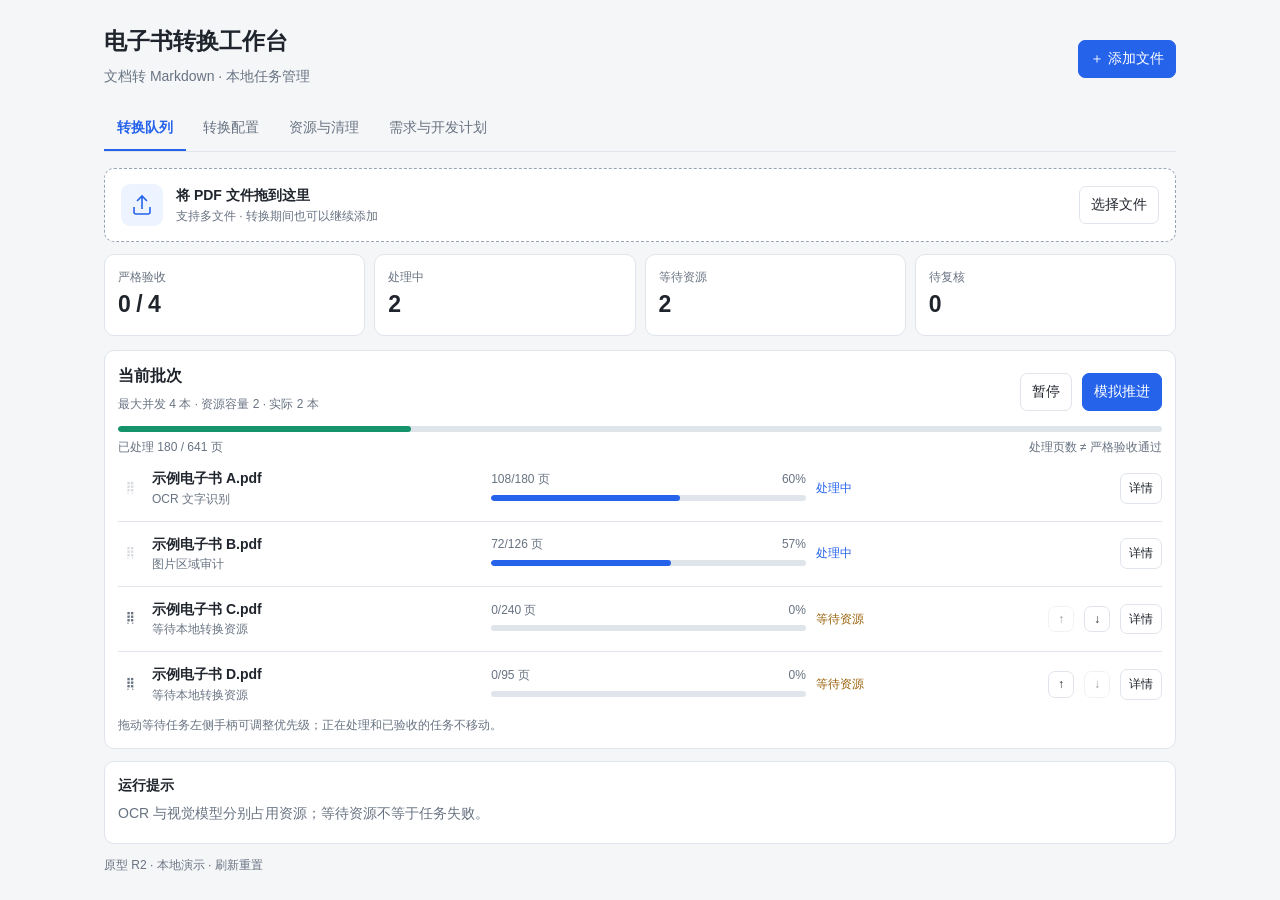
<file: workbench/preview/index.html>
<!doctype html><html lang="zh-CN"><head><meta charset="utf-8"><meta name="viewport" content="width=device-width, initial-scale=1"><title>电子书转换工作台 · 交互预览</title><style>
:root{color-scheme:light dark;--bg:#f5f6f8;--panel:#fff;--fg:#20252d;--muted:#687382;--line:#e0e5eb;--accent:#2563eb;--soft:#eef4ff;--good:#08785b;--warn:#9a620b;--bad:#b53a36} @media(prefers-color-scheme:dark){:root{--bg:#15181e;--panel:#20242c;--fg:#e8edf5;--muted:#a1aab8;--line:#363e49;--accent:#8ab4ff;--soft:#26364f;--good:#66cfa9;--warn:#e8b663;--bad:#ff9991}}
*{box-sizing:border-box}body{margin:0;background:var(--bg);color:var(--fg);font:14px/1.55 -apple-system,BlinkMacSystemFont,"PingFang SC","Microsoft YaHei",sans-serif}main{max-width:1120px;margin:auto;padding:24px}h1{font-size:23px;margin:0}h2{font-size:16px;margin:0}h3{font-size:14px;margin:0}p{margin:6px 0;color:var(--muted)}button,select,input{font:inherit}button,select,input[type=text],input[type=number]{border:1px solid var(--line);background:var(--panel);color:var(--fg);border-radius:7px;padding:7px 11px}button{cursor:pointer}button:hover{border-color:var(--accent)}button:disabled{opacity:.45;cursor:default}.primary{background:#2563eb;color:white;border-color:#2563eb}.header,.row,.actions{display:flex;align-items:center;gap:10px;flex-wrap:wrap}.header{justify-content:space-between;margin-bottom:14px}.caption,.small{font-size:12px;color:var(--muted)}.notice{border:1px solid var(--line);border-radius:8px;padding:10px 12px;background:var(--panel);margin-bottom:12px}.notice strong{color:var(--warn)}nav{display:flex;gap:4px;border-bottom:1px solid var(--line);margin-bottom:16px;overflow:auto}nav button{border:0;background:transparent;border-radius:0;white-space:nowrap;color:var(--muted);padding:10px 13px;border-bottom:2px solid transparent}nav button.active{color:var(--accent);border-bottom-color:var(--accent);font-weight:600}.cards{display:grid;grid-template-columns:repeat(4,minmax(0,1fr));gap:9px;margin:10px 0 14px}.card,.panel{background:var(--panel);border:1px solid var(--line);border-radius:10px;padding:13px}.number{font-size:23px;font-weight:650;letter-spacing:-.5px}.panel{margin-bottom:12px}.spread{justify-content:space-between}.tag{font-size:12px;white-space:nowrap;color:var(--muted)}.green{color:var(--good)}.amber{color:var(--warn)}.red{color:var(--bad)}.blue{color:var(--accent)}.bar{height:6px;background:var(--line);border-radius:5px;overflow:hidden;margin:6px 0}.bar>i{display:block;height:100%;background:#2563eb;border-radius:5px}.bar.green>i{background:#15946c}.task{padding:12px 0;border-bottom:1px solid var(--line)}.task:last-child{border-bottom:0;padding-bottom:0}.task strong{font-size:14px}.task-grid{display:grid;grid-template-columns:minmax(120px,1.15fr) minmax(140px,1.1fr) minmax(90px,.65fr) auto;gap:12px;align-items:center}.task .small{overflow-wrap:anywhere}.task button{font-size:12px;padding:5px 8px}.detail{margin-top:9px;padding:10px;background:var(--bg);border-radius:7px;font-size:12px;color:var(--muted)}.formgrid{display:grid;grid-template-columns:1fr 1fr;gap:14px}.field{display:flex;flex-direction:column;gap:5px}.field input,.field select{width:100%}.field.wide{grid-column:1/-1}.label{font-weight:600}.seg{display:flex;gap:5px}.seg button.selected{background:var(--soft);border-color:var(--accent);color:var(--accent)}.tablewrap{overflow-x:auto}table{border-collapse:collapse;width:100%;font-size:13px}th,td{text-align:left;padding:10px 7px;border-bottom:1px solid var(--line);vertical-align:top}th{color:var(--muted);font-weight:500}tr:last-child td{border-bottom:0}.steps{display:grid;gap:10px;margin-top:8px}.step{display:flex;gap:10px;align-items:start}.step b{color:var(--accent);min-width:26px}.step p{margin:2px 0}.checkline{display:flex;align-items:center;gap:8px}.foot{font-size:12px;color:var(--muted);margin-top:12px}.hidden{display:none!important}@media(max-width:660px){main{padding:12px}.cards{grid-template-columns:1fr 1fr}.task-grid{grid-template-columns:1fr 1fr;gap:8px}.formgrid{grid-template-columns:1fr}.field.wide{grid-column:auto}.header{align-items:flex-start}h1{font-size:20px}}

.dropzone{display:flex;align-items:center;gap:13px;border:1.5px dashed #98a4b6;border-radius:10px;padding:15px 16px;background:var(--panel);margin-bottom:12px;transition:background .15s,border-color .15s}.dropzone.over{border-color:var(--accent);background:var(--soft)}.dropzone .dropicon{display:grid;place-items:center;width:42px;height:42px;flex:none;border-radius:9px;background:var(--soft);color:var(--accent)}.dropcopy{flex:1;min-width:0}.dropcopy strong{font-size:14px}.task-grid{grid-template-columns:24px minmax(140px,1.15fr) minmax(140px,1.1fr) minmax(86px,.65fr) 150px;gap:10px}.task-grid>.actions{justify-content:flex-end}.draghandle{cursor:grab;display:grid;place-items:center;font-size:19px;line-height:1;color:var(--muted);width:24px;height:28px;user-select:none}.draghandle:active{cursor:grabbing}.draghandle[aria-disabled=true]{opacity:.25;cursor:default}.task.dragover{border-top:2px solid var(--accent);background:var(--soft)}.task.dragging{opacity:.55}.task .order{padding:3px 6px;min-width:26px}.draftrow{display:flex;align-items:center;gap:10px;justify-content:space-between;padding:7px 0;border-bottom:1px solid var(--line)}.draftrow span:first-child{overflow-wrap:anywhere}.draftfiles:empty{display:none}.queuehint{margin-top:12px}.nextrow{padding:10px 0;border-bottom:1px solid var(--line)}.nextrow:last-child{border-bottom:0}.dropzone button{white-space:nowrap}.stage-count{font-variant-numeric:tabular-nums}@media(max-width:660px){.task-grid{grid-template-columns:24px minmax(0,1fr) auto;gap:6px 8px}.task-grid>.taskprogress{grid-column:2/4;grid-row:2}.task-grid>.actions{grid-column:2/4}.dropzone{padding:12px;gap:8px}.dropzone .dropicon{width:32px;height:32px}.dropzone button{padding:6px 8px}.dropcopy strong{font-size:13px}}
</style></head><body><main><div class="header"><div><h1>电子书转换工作台</h1><p>文档转 Markdown · 本地任务管理</p></div><button class="primary" data-nav="new">＋ 添加文件</button></div><nav id="nav"><button data-nav="queue" class="active">转换队列</button><button data-nav="new">转换配置</button><button data-nav="disk">资源与清理</button><button data-nav="plan">需求与开发计划</button></nav><section id="queue"><div class="dropzone" id="queue-drop" role="region" aria-label="拖入 PDF 文件"><div class="dropicon" aria-hidden="true"><svg width="24" height="24" viewBox="0 0 24 24" fill="none" stroke="currentColor" stroke-width="1.6"><path d="M12 16V3m-5 5 5-5 5 5M4 14v5a2 2 0 0 0 2 2h12a2 2 0 0 0 2-2v-5"/></svg></div><div class="dropcopy"><strong>将 PDF 文件拖到这里</strong><div class="small">支持多文件 · 转换期间也可以继续添加</div></div><button id="browse-queue">选择文件</button></div><div id="queue-filemsg" class="small" aria-live="polite"></div><div id="metrics" class="cards"></div><div class="panel"><div class="row spread"><div><h2>当前批次</h2><p id="concurrency" class="small"></p></div><div class="actions"><button id="pause">模拟暂停</button><button id="advance" class="primary">模拟推进</button></div></div><div class="bar green"><i id="batchbar"></i></div><div class="row spread small"><span id="batchlabel"></span><span>处理页数 ≠ 严格验收通过</span></div><div id="tasks"></div><div class="small queuehint">拖动等待任务左侧手柄可调整优先级；正在处理和已验收的任务不移动。</div></div><div class="panel hidden" id="next-panel"><div class="row spread"><h3>待提交批次 <span class="tag" id="next-count"></span></h3><button id="launch-next" class="primary">启动下一批</button></div><div id="next-list"></div><p class="small" id="next-hint"></p></div><div class="panel hidden" id="history-panel"><h3>已结束批次</h3><div id="history-list"></div></div><div class="panel"><h3>运行提示</h3><p id="message" aria-live="polite">OCR 与视觉模型分别占用资源；等待资源不等于任务失败。</p></div></section><section id="new" class="hidden"><div class="panel"><h2>配置转换任务</h2><p>选择文件后，预检来源、路径、模型与磁盘，再提交后台队列。</p><div class="formgrid"><div class="field wide"><span class="label">输入文件（PDF）</span><div class="dropzone" id="config-drop" role="region" aria-label="添加多个 PDF"><div class="dropicon" aria-hidden="true"><svg width="24" height="24" viewBox="0 0 24 24" fill="none" stroke="currentColor" stroke-width="1.6"><path d="M12 16V3m-5 5 5-5 5 5M4 14v5a2 2 0 0 0 2 2h12a2 2 0 0 0 2-2v-5"/></svg></div><div class="dropcopy"><strong>拖入或选择多个 PDF</strong><div class="small">仅登记文件名和大小</div></div><button id="browse-config">选择文件</button></div><input type="file" id="files" accept=".pdf,application/pdf" multiple hidden><div id="fileinfo" class="small" aria-live="polite">未选择文件</div><div id="draft-files" class="draftfiles"></div><div class="row"><button id="add-demo">添加演示文件</button><button id="clear-draft" disabled>清空选择</button></div></div><label class="field wide"><span class="label">输出目录（示例）</span><input id="output" type="text" value="~/Documents/Markdown成品"></label><label class="field"><span class="label">转换路线</span><select id="route"><option value="hybrid">逐页混合（推荐）</option><option value="native">仅原生（需预检批准）</option></select></label><label class="field"><span class="label">页面范围</span><input id="pages" type="text" value="all" placeholder="all 或 1-20"></label><div class="field wide"><span class="label">最多同时转换的书籍</span><div class="seg" id="workers"><button data-workers="1">1 本</button><button data-workers="2">2 本</button><button data-workers="4" class="selected">4 本</button><button data-workers="8">8 本</button></div><span class="small">现有正式后端仅支持 1；多本并发选项为未来能力预览。</span></div><label class="field"><span class="label">本地转换资源槽（演示）</span><select id="capacity"><option value="1">1（现有容量）</option><option value="2" selected>2（假设扩容后）</option><option value="4">4（假设扩容后）</option></select></label><label class="field"><span class="label">视觉模型资源槽</span><select><option>1（现有容量）</option></select></label><label class="field"><span class="label">磁盘暂停底线（MB）</span><input id="floor" type="number" value="500" min="500"></label><label class="field"><span class="label">中间文件策略</span><select><option>安全缓存回收（待实现）</option><option>保留全部工程证据</option></select></label></div><div class="notice" style="margin:14px 0 0"><span id="preflight">预检尚未运行（模拟）</span></div><div class="actions" style="margin-top:12px;justify-content:flex-end"><button id="check">模拟预检</button><button class="primary" id="start">加入下一批</button></div></div></section><section id="disk" class="hidden"><div class="cards"><div class="card"><div class="small">可用磁盘</div><div class="number" id="free">2.07 GB</div></div><div class="card"><div class="small">可再生缓存候选</div><div class="number">1.24 GB</div></div><div class="card"><div class="small">必要资产与证据</div><div class="number">受保护</div></div><div class="card"><div class="small">暂停底线</div><div class="number">500 MB</div></div></div><div class="panel"><h2>清理预检</h2><p>示例清单，仅模拟回收；当前生产文件不受影响。</p><div class="tablewrap"><table><thead><tr><th>文件类别</th><th>示例大小</th><th>处理方式</th></tr></thead><tbody><tr><td><label class="checkline"><input class="clean" type="checkbox" value="0.84" checked> 已验收且可重建的截图</label></td><td>840 MB</td><td class="green">依赖检查通过后可回收</td></tr><tr><td><label class="checkline"><input class="clean" type="checkbox" value="0.28" checked> 过期临时副本</label></td><td>280 MB</td><td class="green">可回收候选</td></tr><tr><td><label class="checkline"><input class="clean" type="checkbox" value="0.12" checked> 无引用诊断缩略图</label></td><td>120 MB</td><td class="green">可回收候选</td></tr><tr><td>当前 OCR 图片及检查点</td><td>—</td><td class="amber">运行锁保护</td></tr><tr><td>原始 PDF、必要插图、验收证据</td><td>—</td><td>禁止自动删除</td></tr></tbody></table></div><div class="row spread" style="margin-top:12px"><strong id="reclaim">选择 1.24 GB</strong><button id="cleanbtn">模拟回收预览</button></div><p id="cleanmsg" aria-live="polite">正式清理须按哈希、引用、锁和重建能力逐项核验。</p></div></section><section id="plan" class="hidden"><div class="panel"><h2>需求树与功能树 · 差量</h2><p>已有中文需求 R01—R11 不重建；以下为建议新增的工作台功能分支。</p><div class="tablewrap"><table><thead><tr><th>需求</th><th>功能</th><th>当前状态</th></tr></thead><tbody><tr><td>任务可观察</td><td>总览、逐本页数、阶段、更新时间、异常</td><td class="amber">已有状态快照，缺 UI</td></tr><tr><td>任务可配置</td><td>多文件拖入、路径、路线、范围、启动预检</td><td class="amber">已有 CLI，缺表单/API</td></tr><tr><td>并发可控</td><td>待提交批次、等待队列排序、请求/实际并发</td><td class="red">后端目前串行</td></tr><tr><td>失败可恢复</td><td>暂停、续跑、失败定位、定向重试</td><td class="amber">已有部分后端</td></tr><tr><td>磁盘可治理</td><td>占用统计、回收预览、安全回收</td><td class="amber">已有保护，缺统一回收</td></tr><tr><td>图片与效率可衡量</td><td>算法/OCR/模型路由、耗时、调用次数</td><td class="amber">已有部分能力，缺总账</td></tr></tbody></table></div></div><div class="panel"><h2>开发顺序</h2><div class="steps"><div class="step"><b>01</b><div><strong>需求对账 + 只读工作台</strong><p>复用已有 run_id 和状态快照；不干预生产。</p></div></div><div class="step"><b>02</b><div><strong>配置与任务控制 API</strong><p>白名单传参，预检、幂等启动、暂停/恢复语义。</p></div></div><div class="step"><b>03</b><div><strong>同一队列的资源调度</strong><p>隔离环境验证 1→2→4，并发资源和磁盘预算。</p></div></div><div class="step"><b>04</b><div><strong>缓存清理与识别优化</strong><p>独立验收、性能对比、故障回归，通过后部署。</p></div></div></div></div></section><div class="foot">原型 R2 · 本地演示 · 刷新重置</div></main><script>
(()=>{
let requested=4,draftRequested=4,capacity=2,paused=false,seq=0,dragId=null,chooseFrom='config';let pending=[],history=[],draft=[];const details=new Set();const $=id=>document.getElementById(id),esc=s=>String(s).replace(/[&<>"']/g,c=>({'&':'&amp;','<':'&lt;','>':'&gt;','"':'&quot;',"'":'&#39;'}[c]));const uid=()=>++seq;
let rows=[{name:'示例电子书 A.pdf',total:180,done:108,stage:'OCR 文字识别',status:'running'},{name:'示例电子书 B.pdf',total:126,done:72,stage:'图片区域审计',status:'running'},{name:'示例电子书 C.pdf',total:240,done:0,stage:'等待本地转换资源',status:'waiting'},{name:'示例电子书 D.pdf',total:95,done:0,stage:'等待本地转换资源',status:'waiting'}].map(x=>({...x,id:uid()}));
const active=r=>['running','validating'].includes(r.status);const terminal=r=>['passed','review'].includes(r.status);const busy=()=>rows.some(r=>!terminal(r));
function nav(id){document.querySelectorAll('main>section').forEach(e=>e.classList.toggle('hidden',e.id!==id));document.querySelectorAll('#nav button').forEach(e=>e.classList.toggle('active',e.dataset.nav===id));if(id==='new')renderDraft()}
document.querySelectorAll('[data-nav]').forEach(e=>e.onclick=()=>nav(e.dataset.nav));
function schedule(){if(paused)return;let count=rows.filter(active).length;for(const r of rows){if(count>=Math.min(requested,capacity))break;if(r.status==='waiting'){r.status='running';r.stage='OCR 文字识别';count++}}}
function moveWaiting(id,target){let waiting=rows.filter(r=>r.status==='waiting');let from=waiting.findIndex(r=>r.id===id),to=waiting.findIndex(r=>r.id===target);if(from<0||to<0||from===to)return false;waiting.splice(to,0,waiting.splice(from,1)[0]);let i=0;rows=rows.map(r=>r.status==='waiting'?waiting[i++]:r);render();$('message').textContent='等待任务优先级已调整；正在执行的任务不受影响。';return true}
function render(){const running=rows.filter(active).length,waiting=rows.filter(r=>r.status==='waiting').length,passed=rows.filter(r=>r.status==='passed').length,review=rows.filter(r=>r.status==='review').length;const total=rows.reduce((s,r)=>s+r.total,0),done=rows.reduce((s,r)=>s+r.done,0);$('metrics').innerHTML=[['严格验收',passed+' / '+rows.length],['处理中',paused?0:running],['等待资源',waiting],['待复核',review]].map(([a,b])=>`<div class="card"><div class="small">${a}</div><div class="number">${b}</div></div>`).join('');$('concurrency').textContent=`最大并发 ${requested} 本 · 资源容量 ${capacity} · 实际 ${paused?0:running} 本${paused?' · 已暂停':''}`;$('batchbar').style.width=(total?100*done/total:0)+'%';$('batchlabel').textContent=`已处理 ${done} / ${total} 页`;$('pause').textContent=paused?'继续':'暂停';$('pause').disabled=!busy();$('advance').disabled=paused||!busy();let wait=rows.filter(r=>r.status==='waiting');$('tasks').innerHTML=rows.map(r=>{const s={running:['处理中','blue'],waiting:['等待资源','amber'],validating:['正在验收','blue'],passed:['严格通过','green'],review:['待复核','amber']}[r.status];let wi=wait.indexOf(r),draggable=wi>=0;return `<div class="task" data-task="${r.id}" data-status="${r.status}"><div class="task-grid"><span class="draghandle" draggable="${draggable}" aria-disabled="${!draggable}" title="${draggable?'拖动调整等待顺序':'当前状态不可排序'}" ${draggable?'data-drag="'+r.id+'"':''}>⠿</span><div><strong>${esc(r.name)}</strong><div class="small">${esc(r.stage)}</div></div><div class="taskprogress"><div class="row spread small"><span>${r.done}/${r.total} 页</span><span>${Math.floor(100*r.done/r.total)}%</span></div><div class="bar ${r.status==='passed'?'green':''}"><i style="width:${100*r.done/r.total}%"></i></div></div><span class="tag ${s[1]}">${paused&&active(r)?'已暂停':s[0]}</span><div class="actions">${draggable?`<button class="order" aria-label="上移 ${esc(r.name)}" data-move="${r.id}" data-dir="-1" ${wi===0?'disabled':''}>↑</button><button class="order" aria-label="下移 ${esc(r.name)}" data-move="${r.id}" data-dir="1" ${wi===wait.length-1?'disabled':''}>↓</button>`:''}<button data-detail="${r.id}">${details.has(r.id)?'收起':'详情'}</button>${r.status==='review'?`<button data-retry="${r.id}">重试复核</button>`:''}</div></div>${details.has(r.id)?`<div class="detail">当前阶段：${esc(r.stage)} · 检查点：第 ${r.done||'—'} 页 · ETA：暂无实测 · 验收：${r.status==='passed'?'通过':r.status==='review'?'图片证据待复核':'未完成'}</div>`:''}</div>`}).join('');document.querySelectorAll('[data-detail]').forEach(b=>b.onclick=()=>{let id=+b.dataset.detail;details.has(id)?details.delete(id):details.add(id);render()});document.querySelectorAll('[data-retry]').forEach(b=>b.onclick=()=>{let r=rows.find(r=>r.id===+b.dataset.retry);r.retried=true;r.status='waiting';r.stage='等待复核资源';schedule();render();$('message').textContent='已安排定向复核。'});document.querySelectorAll('[data-move]').forEach(b=>b.onclick=()=>{let id=+b.dataset.move;let list=rows.filter(r=>r.status==='waiting');let n=list.findIndex(r=>r.id===id)+Number(b.dataset.dir);if(list[n]){moveWaiting(id,list[n].id);document.querySelector(`[data-move="${id}"][data-dir="${b.dataset.dir}"]`)?.focus()}});wireSort();renderPending();renderDraft()}
function clearDrag(){dragId=null;document.querySelectorAll('.dragging,.dragover').forEach(x=>x.classList.remove('dragging','dragover'))}
function wireSort(){document.querySelectorAll('[data-drag]').forEach(h=>{h.addEventListener('dragstart',e=>{dragId=+h.dataset.drag;e.dataTransfer.effectAllowed='move';e.dataTransfer.setData('application/x-d2md-task',String(dragId));h.closest('.task').classList.add('dragging')});h.addEventListener('dragend',clearDrag)});document.querySelectorAll('[data-task]').forEach(row=>{row.addEventListener('dragover',e=>{if(dragId!==null&&row.dataset.status==='waiting'&&+row.dataset.task!==dragId){e.preventDefault();e.dataTransfer.dropEffect='move';row.classList.add('dragover')}});row.addEventListener('dragleave',e=>{if(!row.contains(e.relatedTarget))row.classList.remove('dragover')});row.addEventListener('drop',e=>{if(dragId===null)return;e.preventDefault();e.stopPropagation();let id=dragId;clearDrag();if(row.dataset.status==='waiting')moveWaiting(id,+row.dataset.task);else $('message').textContent='正在运行或已结束的任务不能调整顺序。'})})}
$('pause').onclick=()=>{paused=!paused;if(!paused)schedule();$('message').textContent=paused?'任务在安全检查点暂停。':'恢复原批次。';render()};$('advance').onclick=()=>{if(paused)return;for(let r of rows){if(r.status==='validating'){if(!r.retried&&r.name.endsWith('B.pdf')){r.status='review';r.stage='图片证据待复核'}else{r.status='passed';r.stage='独立验收通过'}}else if(r.status==='running'){r.done=Math.min(r.total,r.done+Math.ceil(r.total*.27));r.stage=r.done===r.total?'独立验收中':r.done/r.total>.7?'图片审计 / 正文整理':'OCR 文字识别';if(r.done===r.total)r.status='validating'}}schedule();render();$('message').textContent='进度已更新；页数完成后仍需独立验收。'};
function browse(from){chooseFrom=from;$('files').value='';$('files').click()}$('browse-queue').onclick=()=>browse('queue');$('browse-config').onclick=()=>browse('config');
function addFiles(files,from){let added=0,dup=0,bad=0;for(const f of files){if(!/\.pdf$/i.test(f.name)||(f.type&&f.type!=='application/pdf'&&f.type!=='application/octet-stream')){bad++;continue}let key=JSON.stringify([f.name,f.size,f.lastModified]);if(draft.some(x=>x.key===key)||pending.some(b=>b.files.some(x=>x.key===key))||rows.some(x=>x.key===key)||history.some(b=>b.files.some(x=>x.key===key))){dup++;continue}draft.push({id:uid(),key,name:f.name,size:f.size});added++}let msg=`已添加 ${added} 个 PDF${dup?'，跳过 '+dup+' 个重复项':''}${bad?'，拒绝 '+bad+' 个非 PDF':''}。`;if(from==='queue'&&added)nav('new');renderDraft(msg);$('queue-filemsg').textContent=added?'':msg;$('preflight').textContent='参数已更新，请预检。'}
$('files').onchange=()=>addFiles(Array.from($('files').files),chooseFrom);function fileDrag(e){return Array.from(e.dataTransfer?.types||[]).includes('Files')}
for(const [id,from] of [['queue-drop','queue'],['config-drop','config']]){let el=$(id);el.addEventListener('dragenter',e=>{if(fileDrag(e)){e.preventDefault();el.classList.add('over')}});el.addEventListener('dragover',e=>{if(fileDrag(e)){e.preventDefault();e.dataTransfer.dropEffect='copy';el.classList.add('over')}});el.addEventListener('dragleave',e=>{if(!el.contains(e.relatedTarget))el.classList.remove('over')});el.addEventListener('drop',e=>{el.classList.remove('over');if(fileDrag(e)){e.preventDefault();e.stopPropagation();addFiles(Array.from(e.dataTransfer.files),from)}})}
window.addEventListener('dragover',e=>{if(fileDrag(e))e.preventDefault()});window.addEventListener('drop',e=>{if(fileDrag(e))e.preventDefault()});
function renderDraft(msg){$('fileinfo').textContent=msg||`${draft.length} 个文件已选择`;$('clear-draft').disabled=!draft.length;$('start').textContent=busy()||pending.length?'加入下一批':'启动转换';$('draft-files').innerHTML=draft.map(f=>`<div class="draftrow"><span>${esc(f.name)}</span><div class="row"><span class="small">${f.size==null?'示例':(f.size/1048576).toFixed(2)+' MB'}</span><button data-remove="${f.id}" aria-label="移除 ${esc(f.name)}">×</button></div></div>`).join('');document.querySelectorAll('[data-remove]').forEach(b=>b.onclick=()=>{draft=draft.filter(f=>f.id!==+b.dataset.remove);renderDraft();$('preflight').textContent='文件清单已更新，请预检。'})}
$('clear-draft').onclick=()=>{draft=[];renderDraft();$('preflight').textContent='文件清单已清空。'};$('add-demo').onclick=()=>addFiles(['附加电子书 E.pdf','附加电子书 F.pdf','附加电子书 G.pdf'].map((name,i)=>({name,size:0,lastModified:i,type:'application/pdf'})),'config');
document.querySelectorAll('[data-workers]').forEach(b=>b.onclick=()=>{draftRequested=+b.dataset.workers;document.querySelectorAll('[data-workers]').forEach(x=>x.classList.toggle('selected',x===b))});
function preflight(){const p=$('pages').value.trim(),validRange=p==='all'||(/^\d+(?:-\d+)?$/.test(p)&&+p.split('-')[0]>=1&&+p.split('-').at(-1)>=+p.split('-')[0]);const ok=draft.length>0&&$('output').value.trim()&&validRange&&Number($('floor').value)>=500&&$('route').value==='hybrid';$('preflight').textContent=ok?'预检通过：文件与参数格式有效；实际页数、权限、模型及空间由后端校验。':'请检查文件、路径、页码、磁盘底线；仅原生路线需预检批准。';return !!ok}
$('check').onclick=preflight;function begin(batch){if(busy())return false;if(rows.length)history.unshift({total:rows.length,passed:rows.filter(r=>r.status==='passed').length,review:rows.filter(r=>r.status==='review').length,files:rows.map(r=>({...r}))});requested=batch.requested;capacity=batch.capacity;paused=false;details.clear();rows=batch.files.map((f,i)=>({...f,id:uid(),total:batch.range==='all'?[180,126,240,95][i%4]:+batch.range.split('-').at(-1)-+batch.range.split('-')[0]+1,done:0,stage:'等待本地转换资源',status:'waiting'}));schedule();render();return true}
$('start').onclick=()=>{if(!preflight())return;let batch={id:uid(),files:draft.map(f=>({...f})),requested:draftRequested,capacity:+$('capacity').value,range:$('pages').value.trim(),output:$('output').value,floor:+$('floor').value};draft=[];if(busy()||pending.length){pending.push(batch);render();$('message').textContent='新文件已加入待提交批次，当前批次的清单和进度未改变。'}else{begin(batch);$('message').textContent='新批次已启动。'}nav('queue')};
function renderPending(){$('next-panel').classList.toggle('hidden',!pending.length);$('next-count').textContent=`${pending.length} 批 / ${pending.reduce((n,b)=>n+b.files.length,0)} 本`;$('launch-next').disabled=busy()||!pending.length;$('next-hint').textContent=busy()?'当前批次仍在运行或暂停；新文件不会修改原批次的锁定清单。':'当前批次执行结束，可启动下一批；历史待复核仍单独保留。';$('next-list').innerHTML=pending.map((b,i)=>`<div class="nextrow"><div class="row spread"><strong>下一批 ${i+1} · ${b.files.length} 本 · 最大并发 ${b.requested}</strong><button data-cancel-batch="${b.id}">移除待提交批次</button></div><div class="small">${b.files.map(f=>esc(f.name)).join('、')}</div></div>`).join('');document.querySelectorAll('[data-cancel-batch]').forEach(b=>b.onclick=()=>{pending=pending.filter(x=>x.id!==+b.dataset.cancelBatch);render()});$('history-panel').classList.toggle('hidden',!history.length);$('history-list').innerHTML=history.map(h=>`<details class="nextrow"><summary>${h.total} 本 · 严格通过 ${h.passed} 本 · 待复核 ${h.review} 本</summary>${h.files.map(r=>`<div class="row spread small" style="padding:5px 0"><span>${esc(r.name)}</span><span class="${r.status==='passed'?'green':'amber'}">${r.status==='passed'?'严格通过':'待复核：'+esc(r.stage)}</span></div>`).join('')}</details>`).join('')}
$('launch-next').onclick=()=>{if(!busy()&&pending.length){begin(pending.shift());$('message').textContent='已启动下一批；上一批验收状态已保留。'}};
let sel=()=>Array.from(document.querySelectorAll('.clean:checked')).reduce((s,x)=>s+Number(x.value),0);document.querySelectorAll('.clean').forEach(x=>x.onchange=()=>{$('reclaim').textContent='选择 '+sel().toFixed(2)+' GB';$('cleanmsg').textContent='已更新回收候选。'});$('cleanbtn').onclick=()=>{$('cleanmsg').textContent='预览计划：预计释放 '+sel().toFixed(2)+' GB；未删除任何文件。'};render();
})();
</script></body></html>
</file>
